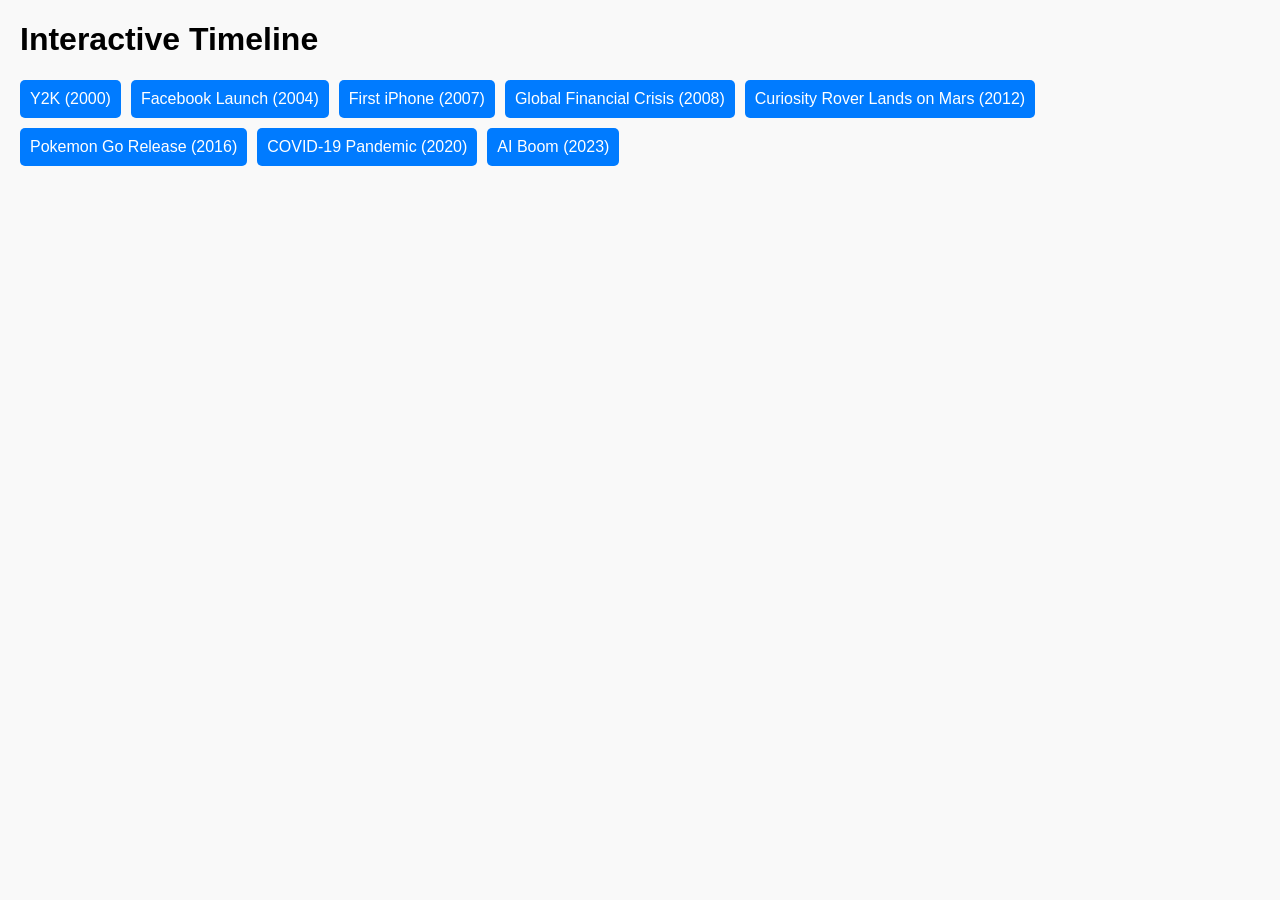
<file: index.html>
<!DOCTYPE html>
<html lang="en">
<head>
  <meta charset="UTF-8">
  <meta name="viewport" content="width=device-width, initial-scale=1.0">
  <title>Timeline Project</title>
  <link rel="stylesheet" href="style.css">
</head>
<body>
  <h1>Interactive Timeline</h1>
  <div id="timeline"></div>

  <!-- Modal -->
  <div id="modal" class="modal">
    <div class="modal-content">
      <span id="closeModal" class="close">&times;</span>
      <h2 id="modalTitle"></h2>
      <img id="modalImage" alt="Event image" style="max-width:100%">
      <p id="modalDescription"></p>
      <p><strong>Category:</strong> <span id="modalCategory"></span></p>
      <p><strong>Year:</strong> <span id="modalYear"></span></p>
    </div>
  </div>

  <script src="script.js"></script>
</body>
</html>
</file>
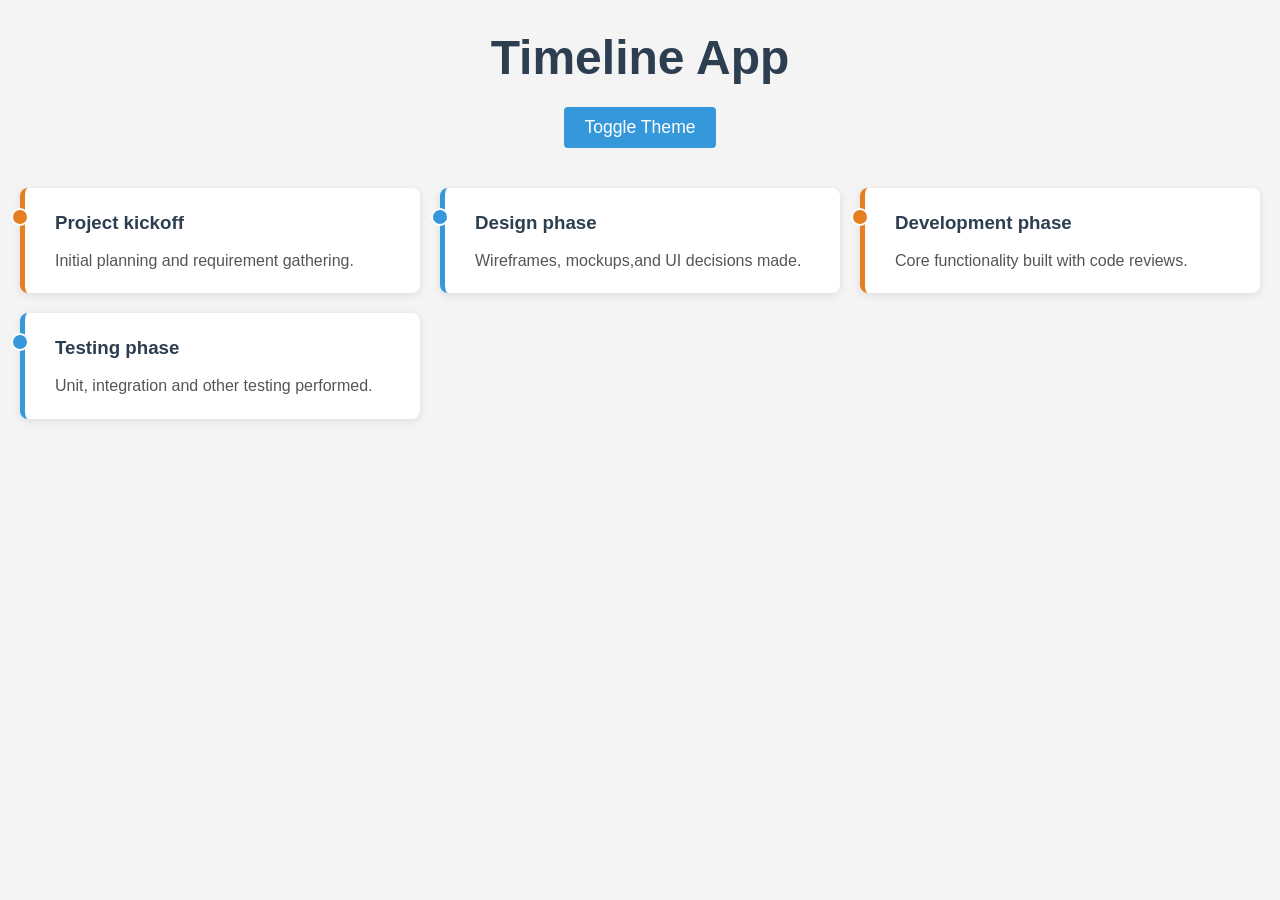
<file: task2.html>
<!DOCTYPE html>
<html lang="en">

<head>
<meta charset="UTF-8">
<meta name="viewport" content="width=device-width, initial-scale=1.0"/>
<title>Timeline App</title>
<link rel="stylesheet" href="styles.css">
</head>

<body>
<header>
<h1>Timeline App</h1>
<button id="theme-toggle">Toggle Theme</button>
</header>

<main>
<nav>
</nav>

<section id="timeline" class="timeline">
<div class="timeline-event">
<h3>Project kickoff</h3>
<p>Initial planning and requirement gathering.</p>
</div> 

<div class="timeline-event">
<h3>Design phase</h3>
<p>Wireframes, mockups,and UI decisions made.</p>
</div>

<div class="timeline-event">
<h3>Development phase</h3>
<p>Core functionality built with code reviews.</p>
</div>

<div class="timeline-event">
<h3>Testing phase</h3>
<p>Unit, integration and other testing performed.</p>
</div>
</section>

<div id="modal" class="modal">
<div class="modal-content">
<h2>Modal Title</h2>
<p>This is a placeholder modal.You can add more dynamic content here.</p>
</div>
</div>
</main>
</body>
</html>
</file>
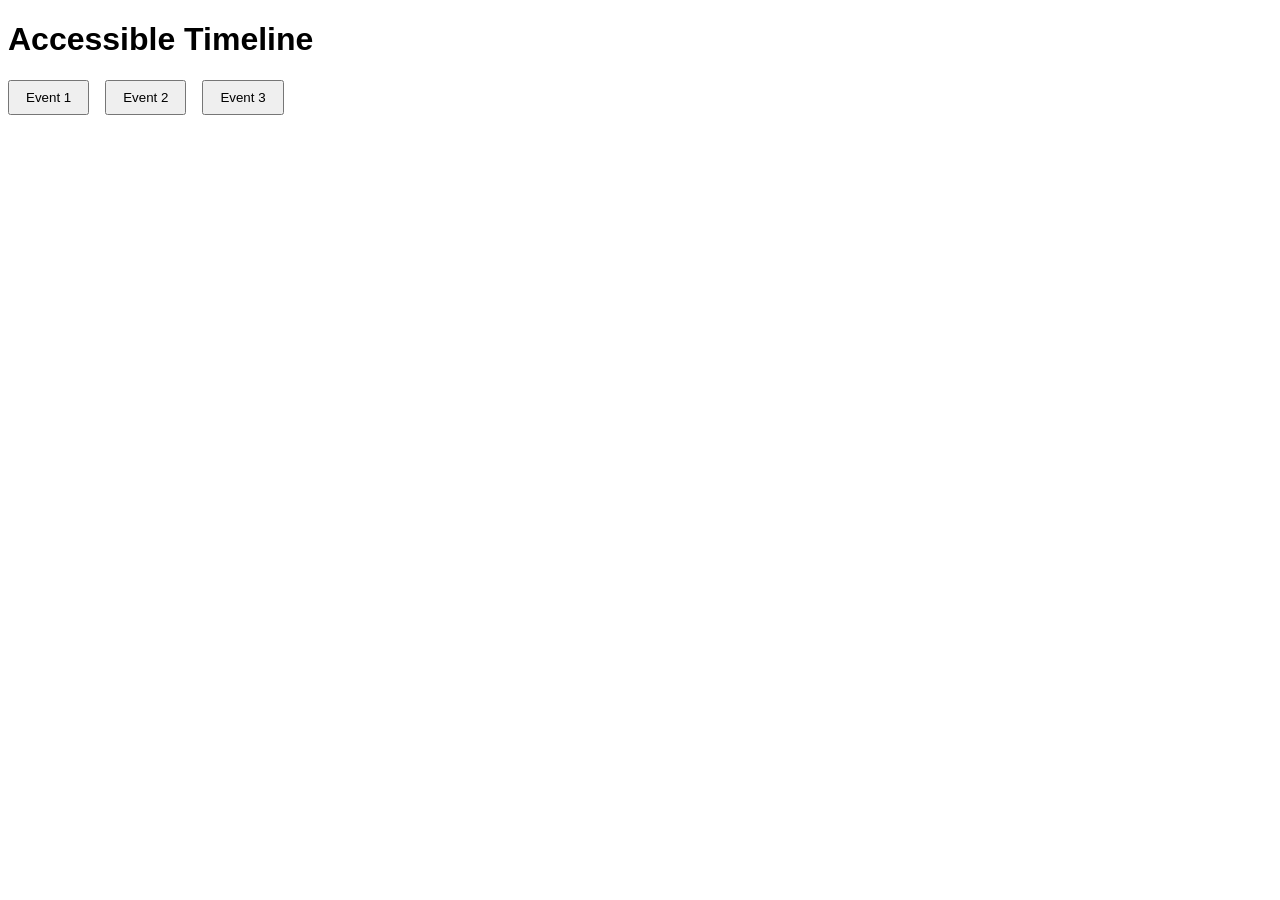
<file: task6.html>
<!DOCTYPE html>
<html lang="en">
<head>
  <meta charset="UTF-8" />
  <title>Accessible Timeline</title>
  <style>
    body { font-family: Arial, sans-serif; }
    .timeline { display: flex; gap: 1rem; margin-bottom: 2rem; }
    .timeline button { padding: 0.5rem 1rem; cursor: pointer; }
    .active { background: #005bbb; color: white; }
    dialog {
      border: none;
      padding: 1rem;
      border-radius: 8px;
      box-shadow: 0 4px 20px rgba(0,0,0,0.3);
      max-width: 400px;
    }
  </style>
</head>
<body>
  <h1>Accessible Timeline</h1>
  
  <div class="timeline" role="list">
    <button role="listitem" aria-current="step" data-event="Event 1">Event 1</button>
    <button role="listitem" data-event="Event 2">Event 2</button>
    <button role="listitem" data-event="Event 3">Event 3</button>
  </div>

  <!-- Accessible Modal -->
  <dialog id="modal" aria-modal="true" aria-labelledby="modal-title" aria-describedby="modal-desc">
    <h2 id="modal-title">Event Details</h2>
    <p id="modal-desc">More information about this event.</p>
    <button id="closeModal">Close</button>
  </dialog>

  <script>
    const modal = document.getElementById('modal');
    const closeModalBtn = document.getElementById('closeModal');
    let lastFocusedButton = null;

    // Open modal when a timeline button is clicked
    document.querySelectorAll('.timeline button').forEach(btn => {
      btn.addEventListener('click', () => {
        lastFocusedButton = btn;
        document.getElementById('modal-title').textContent = btn.dataset.event;
        modal.showModal(); // <-- This actually opens the <dialog>
        closeModalBtn.focus();
      });

      // Arrow key navigation between timeline markers
      btn.addEventListener('keydown', (e) => {
        const buttons = Array.from(document.querySelectorAll('.timeline button'));
        let idx = buttons.indexOf(e.currentTarget);
        if (e.key === 'ArrowRight') {
          e.preventDefault();
          buttons[(idx + 1) % buttons.length].focus();
        } else if (e.key === 'ArrowLeft') {
          e.preventDefault();
          buttons[(idx - 1 + buttons.length) % buttons.length].focus();
        }
      });
    });

    // Close modal on button click
    closeModalBtn.addEventListener('click', () => {
      modal.close();
      if (lastFocusedButton) lastFocusedButton.focus();
    });

    // Close modal on ESC key
    modal.addEventListener('keydown', (e) => {
      if (e.key === 'Escape') {
        modal.close();
        if (lastFocusedButton) lastFocusedButton.focus();
      }
    });
  </script>
</body>
</html>
</file>
<file: style.css>
body {
  font-family: Arial, sans-serif;
  margin: 20px;
  background-color: #f9f9f9;
}

#timeline {
  display: flex;
  flex-wrap: wrap;
  gap: 10px;
}

.event-marker {
  padding: 10px;
  background-color: #007bff;
  color: white;
  border-radius: 5px;
  cursor: pointer;
}

.modal {
  display: none;
  position: fixed;
  z-index: 1;
  left: 0;
  top: 0;
  width: 100%;
  height: 100%;
  background-color: rgba(0,0,0,0.5);
}

.modal-content {
  background-color: white;
  margin: 10% auto;
  padding: 20px;
  border-radius: 8px;
  width: 50%;
}

.close {
  float: right;
  font-size: 24px;
  cursor: pointer;
}
</file>
<file: styles.css>
*{
margin:0;
padding:0;
box-sizing:border-box;
}

body{
font-family:'Arial',sans-serif;
background-color:#f4f4f4;
color:#333;
padding:20px;
line-height:1.6;
}

header{
text-align:center;
margin-bottom:40px;
}

header h1{
font-size:2.5rem;
color:#2c3e50;
}

#theme-toggle{
margin-top:10px;
padding:8px 16px;
font-size:1rem;
cursor:pointer;
background-color:#3498db;
color:white;
border:none;
border-radius:4px;
}

.timeline{
display:grid;
grid-template-columns:1fr 1fr 1fr;
gap:20px;
}

.timeline-event {
  background: white;
  padding: 20px 30px;
  border-left: 5px solid #3498db;
  position: relative;
  border-radius: 8px;
  box-shadow: 0 2px 8px rgba(0, 0, 0, 0.1);
}
.timeline-event::before {
  content: "";
  position: absolute;
  top: 20px;
  left: -14px;
  width: 14px;
  height: 14px;
  background-color: #3498db;
  border-radius: 50%;
  border: 2px solid white;
  z-index: 1;
}
.timeline-event h3 {
  color: #2c3e50;
  margin-bottom: 10px;
}

.timeline-event p {
  color: #555;
}
.modal {
  display: none; /* Hidden by default */
  position: fixed;
  top: 0;
  left: 0;
  width: 100%;
  height: 100%;
  background: rgba(0, 0, 0, 0.6);
  justify-content: center;
  align-items: center;
  z-index: 100;
}
.modal-content {
  background: white;
  padding: 30px;
  border-radius: 8px;
  max-width: 600px;
  width: 90%;
}
@media (min-width: 768px) {
  .timeline {
    grid-template-columns: 1fr 1fr;
  }

  .timeline-event:nth-child(odd) {
    border-left-color: #e67e22;
  }

  .timeline-event:nth-child(odd)::before {
    background-color: #e67e22;
  }
}
@media (min-width: 1024px) {
  .timeline {
    grid-template-columns: repeat(3, 1fr);
  }

  header h1 {
    font-size: 3rem;
  }

  #theme-toggle {
    font-size: 1.1rem;
    padding: 10px 20px;
  }
}
</file>
